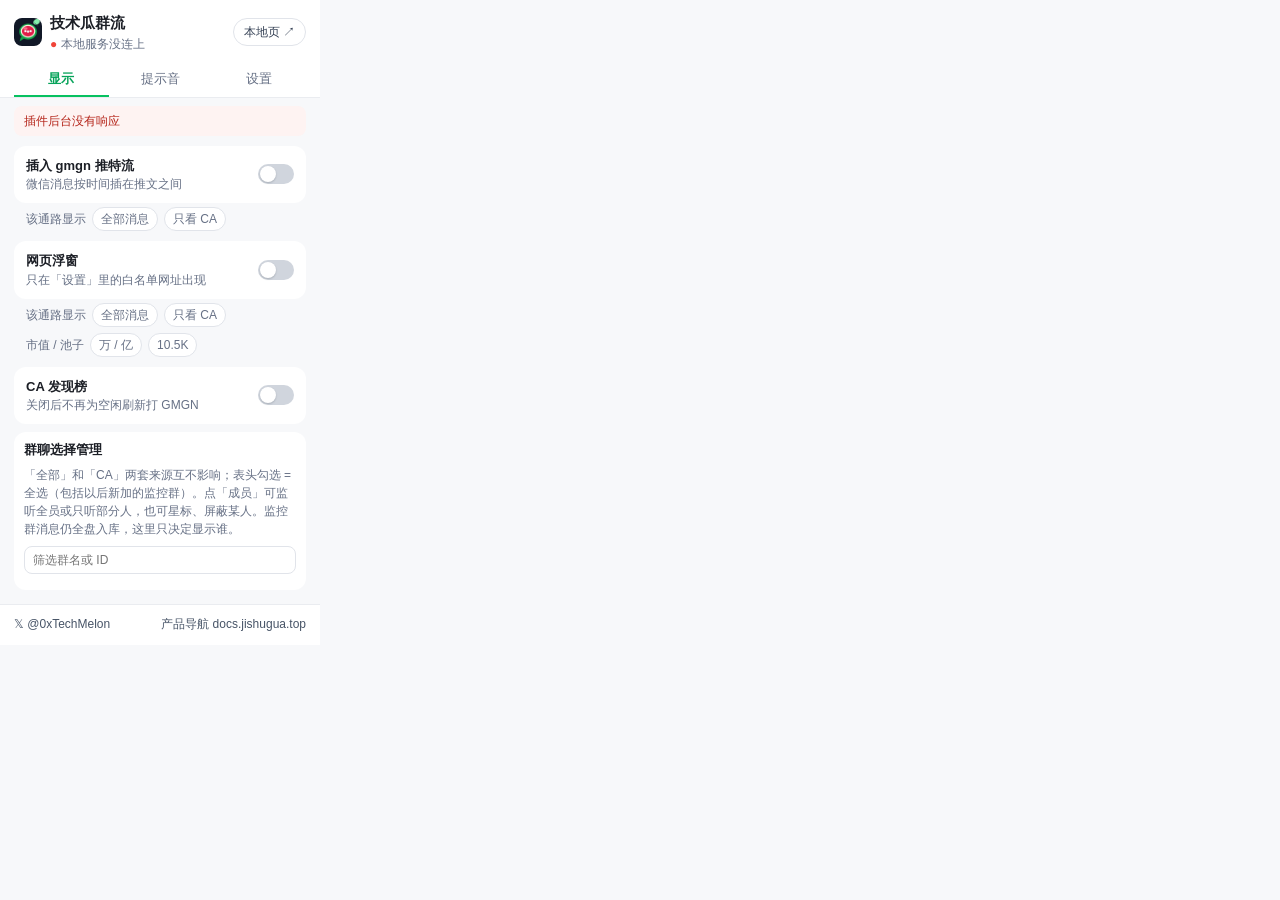
<file: extension/popup.html>
<!doctype html>
<html lang="zh-CN">
  <head>
    <meta charset="utf-8" />
    <title>技术瓜群流</title>
    <link rel="stylesheet" href="popup.css" />
  </head>
  <body>
    <header class="top">
      <div class="brand">
        <img src="icon.png" width="28" height="28" alt="技术瓜群流" />
        <div>
          <strong>技术瓜群流</strong>
          <span id="status" class="status">正在检查本地服务</span>
        </div>
      </div>
      <button id="open" type="button" class="chip" title="打开本地页面 127.0.0.1:8765">本地页 ↗</button>
    </header>

    <nav class="tabs">
      <button type="button" data-tab="show" class="on">显示</button>
      <button type="button" data-tab="sound">提示音</button>
      <button type="button" data-tab="more">设置</button>
    </nav>
    <p id="note" class="note" hidden></p>

    <section data-panel="show">
      <label class="item">
        <span><b>插入 gmgn 推特流</b><small>微信消息按时间插在推文之间</small></span>
        <input id="gmgn" type="checkbox" class="toggle" />
      </label>
      <div class="surface-mode" data-surface="gmgn">
        <span>该通路显示</span>
        <button type="button" data-mode="all">全部消息</button>
        <button type="button" data-mode="ca">只看 CA</button>
      </div>
      <label class="item">
        <span><b>网页浮窗</b><small>只在「设置」里的白名单网址出现</small></span>
        <input id="float-panel" type="checkbox" class="toggle" />
      </label>
      <div class="surface-mode" data-surface="float">
        <span>该通路显示</span>
        <button type="button" data-mode="all">全部消息</button>
        <button type="button" data-mode="ca">只看 CA</button>
      </div>
      <div class="surface-mode" data-numfmt>
        <span>市值 / 池子</span>
        <button type="button" data-mcap-format="cn">万 / 亿</button>
        <button type="button" data-mcap-format="en">10.5K</button>
      </div>
      <label class="item">
        <span><b>CA 发现榜</b><small>关闭后不再为空闲刷新打 GMGN</small></span>
        <input id="ca-board" type="checkbox" class="toggle" />
      </label>
      <details class="group-mgr" id="fold-groups">
        <summary>
          <b>群聊选择管理</b>
          <small id="groups-summary"></small>
        </summary>
        <p class="hint">「全部」和「CA」两套来源互不影响；表头勾选 = 全选（包括以后新加的监控群）。点「成员」可监听全员或只听部分人，也可星标、屏蔽某人。监控群消息仍全盘入库，这里只决定显示谁。</p>
        <input id="group-query" class="group-search" type="search" placeholder="筛选群名或 ID" />
        <div id="groups" class="group-table"></div>
      </details>
    </section>

    <section data-panel="sound" hidden>
      <div class="channel" data-channel="ca">
        <label class="item">
          <span><b>合约（CA）</b></span>
          <input data-on type="checkbox" class="toggle" />
        </label>
        <div class="pick">
          <select data-sound>
            <option value="voice">语音「注意，群里有新合约」</option>
            <option value="chime">叮咚</option>
            <option value="alarm">急促三连音</option>
            <option value="custom">自定义音频…</option>
          </select>
          <button data-test type="button" class="play" title="试听">▶</button>
        </div>
        <label class="file" data-file-row hidden><input data-file type="file" accept="audio/*" /><span data-custom>选择音频文件（3 MB 内）</span></label>
      </div>
      <div class="channel" data-channel="star">
        <label class="item">
          <span><b>星标用户发言</b></span>
          <input data-on type="checkbox" class="toggle" />
        </label>
        <div class="pick">
          <select data-sound>
            <option value="star-bell">清亮钟声</option>
            <option value="star-harp">竖琴上行</option>
            <option value="star-voice">语音「星标用户发言了」</option>
            <option value="custom">自定义音频…</option>
          </select>
          <button data-test type="button" class="play" title="试听">▶</button>
        </div>
        <label class="file" data-file-row hidden><input data-file type="file" accept="audio/*" /><span data-custom>选择音频文件（3 MB 内）</span></label>
      </div>
      <div class="channel" data-channel="normal">
        <label class="item">
          <span><b>普通消息</b><small>仿微信提示音</small></span>
          <input data-on type="checkbox" class="toggle" />
        </label>
        <div class="pick">
          <select data-sound>
            <option value="wx-ding">叮咚（木琴）</option>
            <option value="wx-pop">气泡</option>
            <option value="wx-tick">轻敲</option>
            <option value="custom">自定义音频…</option>
          </select>
          <button data-test type="button" class="play" title="试听">▶</button>
        </div>
        <label class="file" data-file-row hidden><input data-file type="file" accept="audio/*" /><span data-custom>选择音频文件（3 MB 内）</span></label>
      </div>
      <label class="volume">音量
        <input id="voice-volume" type="range" min="0" max="100" step="5" />
        <span id="voice-volume-text"></span>
      </label>
      <p class="hint">一条消息只响一种：合约 &gt; 星标用户 &gt; 普通消息。提示音跟群来源一致：只勾了「只看 CA」的群，普通消息不响。选文件时弹窗被关掉，<a id="voice-tab" href="#">在标签页里打开</a>再选。</p>
    </section>

    <section data-panel="more" hidden>
      <label class="field"><span>浮窗白名单 <small>每行一个网址</small></span>
        <textarea id="float-sites" rows="3" spellcheck="false"></textarea>
      </label>
      <p class="hint">域名、路径和写出的参数要一致，网址多出的参数不影响。</p>
      <button id="save-sites" type="button" class="ghost">保存白名单</button>
      <label class="field"><span>GMGN OpenAPI Key <small id="key-state"></small></span>
        <input id="key" type="password" placeholder="gmgn_..." autocomplete="off" />
      </label>
      <button id="save-key" type="button" class="ghost">保存 Key</button>
      <p class="hint">Key 只保存在本机服务 127.0.0.1:8765，不会发给网页。</p>
    </section>

    <footer class="links">
      <a href="https://x.com/0xTechMelon" target="_blank" rel="noreferrer">𝕏 @0xTechMelon</a>
      <a href="https://docs.jishugua.top" target="_blank" rel="noreferrer">产品导航 docs.jishugua.top</a>
    </footer>
    <script src="feed.js"></script>
    <script src="popup.js"></script>
  </body>
</html>
</file>
<file: extension/popup.css>
* { box-sizing: border-box; }

body {
  width: 320px;
  margin: 0;
  color: #1c1f26;
  background: #f7f8fa;
  font: 13px/1.5 "Segoe UI", "PingFang SC", "Microsoft YaHei", sans-serif;
}

.top {
  display: flex;
  justify-content: space-between;
  align-items: center;
  gap: 8px;
  padding: 12px 14px 10px;
  background: #fff;
}

.brand { display: flex; gap: 8px; align-items: center; min-width: 0; }

.brand img {
  width: 28px;
  height: 28px;
  border-radius: 8px;
  flex: none;
}

.brand > div { display: grid; min-width: 0; }

.brand strong { font-size: 15px; }

.status { color: #667085; font-size: 12px; white-space: nowrap; overflow: hidden; text-overflow: ellipsis; }

.status::before { content: "● "; color: #98a2b3; }

.status.ok::before { color: #07c160; }

.status.bad::before { color: #f04438; }

.chip {
  flex: none;
  height: 28px;
  padding: 0 10px;
  border: 1px solid #e1e4ea;
  border-radius: 999px;
  background: #fff;
  color: #344054;
  font: inherit;
  font-size: 12px;
  cursor: pointer;
}

.chip:hover { border-color: #07c160; color: #07a35a; }

.tabs {
  display: flex;
  gap: 4px;
  padding: 0 14px;
  background: #fff;
  border-bottom: 1px solid #eaecf0;
}

.tabs button {
  flex: 1;
  height: 34px;
  border: 0;
  border-bottom: 2px solid transparent;
  background: transparent;
  color: #667085;
  font: inherit;
  cursor: pointer;
}

.tabs button.on { color: #07a35a; border-bottom-color: #07c160; font-weight: 700; }

section { padding: 10px 14px 4px; }

.note { margin: 8px 14px 0; padding: 6px 10px; border-radius: 8px; background: #ecfdf3; color: #067647; font-size: 12px; }

.note.bad { background: #fef3f2; color: #b42318; }

.item {
  display: flex;
  justify-content: space-between;
  align-items: center;
  gap: 10px;
  padding: 10px 12px;
  margin-bottom: 8px;
  border-radius: 12px;
  background: #fff;
  cursor: pointer;
}

.item span { display: grid; min-width: 0; }

.surface-mode {
  display: flex;
  flex-wrap: wrap;
  gap: 6px;
  align-items: center;
  margin: -4px 0 10px;
  padding: 0 4px 0 12px;
  color: #667085;
  font-size: 12px;
}

.surface-mode button {
  height: 24px;
  padding: 0 8px;
  border: 1px solid #e1e4ea;
  border-radius: 999px;
  background: #fff;
  color: #667085;
  font: inherit;
  font-size: 12px;
  cursor: pointer;
}

.surface-mode button.on {
  border-color: #111827;
  background: #111827;
  color: #fff;
  font-weight: 700;
}

.group-mgr {
  margin: 4px 0 10px;
  padding: 8px 10px 10px;
  border-radius: 12px;
  background: #fff;
}

.group-mgr summary {
  display: flex;
  gap: 6px;
  align-items: baseline;
  cursor: pointer;
  user-select: none;
}
.group-mgr summary small {
  min-width: 0;
  overflow: hidden;
  font-size: 11px;
  white-space: nowrap;
  text-overflow: ellipsis;
}

.group-mgr .hint { margin: 6px 0 8px; padding: 0; }

.group-search {
  width: 100%;
  height: 28px;
  margin: 0 0 6px;
  padding: 0 8px;
  border: 1px solid #e1e4ea;
  border-radius: 8px;
  font: inherit;
  font-size: 12px;
}

/* 群表：与本地页面一致，一行一个群，「全部 / CA」两列勾选 + 操作 */
.group-table {
  display: grid;
  gap: 2px;
  max-height: 300px;
  overflow-y: auto;
  overscroll-behavior: contain;
}

.group-item { display: grid; gap: 4px; }

.group-row {
  display: grid;
  grid-template-columns: minmax(0, 1fr) 44px 44px 84px;
  gap: 4px;
  align-items: center;
  min-height: 26px;
  padding: 0 4px;
  border-radius: 6px;
  font-size: 12px;
}
.group-item .group-row:hover, .group-row.is-open { background: #f2f4f7; }
.group-head {
  position: sticky;
  top: 0;
  z-index: 1;
  background: #fff;
  border-bottom: 1px solid #e1e4ea;
  border-radius: 0;
  color: #667085;
  font-size: 11px;
}
.group-name { min-width: 0; overflow: hidden; white-space: nowrap; text-overflow: ellipsis; }
.group-head .group-name { font-weight: 700; }
.group-check, .group-head-check { display: flex; align-items: center; justify-content: center; cursor: pointer; }
.group-head-check { flex-direction: column; gap: 0; color: #101828; font-weight: 700; line-height: 1.2; }
.group-head-check input { order: -1; }
.group-head-check small { font-size: 10px; }
.group-check input, .group-head-check input { width: 14px; height: 14px; margin: 0; cursor: pointer; }
.group-tail { display: flex; gap: 4px; justify-content: flex-end; }
.group-empty { padding: 6px 4px; }
.group-section { display: flex; align-items: center; gap: 5px; padding: 6px 4px 2px; font-size: 11px; color: #667085; }
.group-section strong { color: #101828; }
.wf-plat { display: inline-block; flex: none; margin-right: 4px; padding: 0 4px; border-radius: 4px; background: var(--wf-plat, #667085); color: #fff; font-size: 9px; font-weight: 800; line-height: 14px; vertical-align: middle; }
.wf-plat.is-wechat { background: #07c160; }

.group-members,
.group-remove {
  flex: none;
  height: 22px;
  padding: 0 6px;
  border-radius: 999px;
  background: #fff;
  font: inherit;
  font-size: 11px;
  cursor: pointer;
}

.group-members {
  border: 1px solid #e1e4ea;
  color: #344054;
}

.group-remove {
  border: 1px solid #fecdca;
  color: #b42318;
}

.member-panel {
  margin: 0 0 4px 8px;
  padding: 6px 8px;
  border: 1px solid #eaecf0;
  border-radius: 10px;
  background: #f8fafc;
}

.listen-mode { display: flex; gap: 4px; margin-bottom: 6px; }

.listen-mode button {
  flex: 1;
  height: 24px;
  border: 1px solid #e1e4ea;
  border-radius: 999px;
  background: #fff;
  font: inherit;
  font-size: 11px;
  cursor: pointer;
}

.listen-mode button.on {
  background: #111827;
  color: #fff;
  border-color: #111827;
}

.member-filter {
  width: 100%;
  height: 24px;
  margin-bottom: 4px;
  border: 1px solid #e1e4ea;
  border-radius: 6px;
  padding: 0 8px;
  font: inherit;
  font-size: 12px;
}

.member-list {
  display: grid;
  gap: 2px;
  max-height: 160px;
  overflow-y: auto;
}

.member-row {
  display: flex;
  align-items: center;
  gap: 6px;
  min-height: 24px;
  font-size: 12px;
}

.member-row[hidden] {
  display: none;
}

.member-row img {
  width: 18px;
  height: 18px;
  border-radius: 50%;
  object-fit: cover;
  flex: none;
}

.member-row .name {
  flex: 1;
  min-width: 0;
  overflow: hidden;
  text-overflow: ellipsis;
  white-space: nowrap;
}

.member-star {
  flex: none;
  border: 0;
  background: transparent;
  cursor: pointer;
  color: #98a2b3;
  font-size: 14px;
}

.member-star.on { color: #d97706; }

.member-mute {
  flex: none;
  border: 0;
  background: transparent;
  cursor: pointer;
  color: #98a2b3;
  font-size: 11px;
}
.member-mute.on { color: #b42318; font-weight: 700; }
.member-row.is-blocked .name { opacity: .45; text-decoration: line-through; }

.star-palette {
  position: fixed;
  z-index: 40;
  display: flex;
  flex-wrap: wrap;
  gap: 6px;
  width: 196px;
  padding: 8px;
  border-radius: 12px;
  background: white;
  box-shadow: 0 12px 32px rgba(16, 24, 40, 0.28);
}

.star-palette button {
  width: 28px;
  height: 28px;
  border: 0;
  border-radius: 50%;
  cursor: pointer;
}

.star-palette button[data-color=""] {
  width: auto;
  border-radius: 999px;
  padding: 0 8px;
  background: #f2f4f7;
}

small { color: #667085; font-size: 12px; font-weight: 400; }

.toggle {
  appearance: none;
  flex: none;
  position: relative;
  width: 36px;
  height: 20px;
  margin: 0;
  border-radius: 999px;
  background: #d0d5dd;
  cursor: pointer;
  transition: background .15s;
}

.toggle::after {
  content: "";
  position: absolute;
  top: 2px;
  left: 2px;
  width: 16px;
  height: 16px;
  border-radius: 50%;
  background: #fff;
  box-shadow: 0 1px 2px rgba(16, 24, 40, .2);
  transition: transform .15s;
}

.toggle:checked { background: #07c160; }

.toggle:checked::after { transform: translateX(16px); }

.toggle:disabled { opacity: .5; }

.channel { margin-bottom: 8px; padding: 0 0 8px; border-radius: 12px; background: #fff; }

.channel .item { margin: 0; padding-bottom: 6px; }

.channel.off .pick, .channel.off .file { opacity: .45; }

.pick { display: flex; gap: 6px; padding: 0 12px; }

select {
  flex: 1;
  min-width: 0;
  height: 30px;
  border: 1px solid #e1e4ea;
  border-radius: 8px;
  background: #fff;
  font: inherit;
}

.play {
  flex: none;
  width: 30px;
  height: 30px;
  border: 0;
  border-radius: 8px;
  background: #ecfdf3;
  color: #07a35a;
  cursor: pointer;
}

.play:hover { background: #d1fadf; }

.file {
  display: block;
  margin: 6px 12px 0;
  padding: 6px 8px;
  border: 1px dashed #d0d5dd;
  border-radius: 8px;
  color: #667085;
  font-size: 12px;
  cursor: pointer;
}

.file[hidden] { display: none; }

.file input { display: none; }

.file:hover { border-color: #07c160; color: #07a35a; }

.volume { display: flex; align-items: center; gap: 8px; padding: 4px 2px; }

.volume input { flex: 1; accent-color: #07c160; }

.volume span { width: 36px; text-align: right; color: #667085; }

.field { display: grid; gap: 4px; margin: 10px 0 0; font-weight: 600; }

input[type="password"], input[type="text"], textarea {
  width: 100%;
  border: 1px solid #e1e4ea;
  border-radius: 8px;
  background: #fff;
  font: inherit;
  font-weight: 400;
}

input[type="password"], input[type="text"] { height: 32px; padding: 0 8px; }

textarea { padding: 6px 8px; font: 12px/1.5 Consolas, "SFMono-Regular", monospace; resize: vertical; }

button.ghost {
  width: 100%;
  height: 32px;
  margin-top: 6px;
  border: 0;
  border-radius: 8px;
  background: #111827;
  color: #fff;
  font: inherit;
  cursor: pointer;
}

.hint { margin: 6px 0; color: #667085; font-size: 12px; }

.hint a { color: #07a35a; }

.links {
  display: flex;
  justify-content: space-between;
  gap: 8px;
  padding: 10px 14px 12px;
  border-top: 1px solid #eaecf0;
  background: #fff;
  font-size: 12px;
}

.links a { color: #475467; text-decoration: none; white-space: nowrap; }

.links a:hover { color: #07a35a; text-decoration: underline; }
</file>
